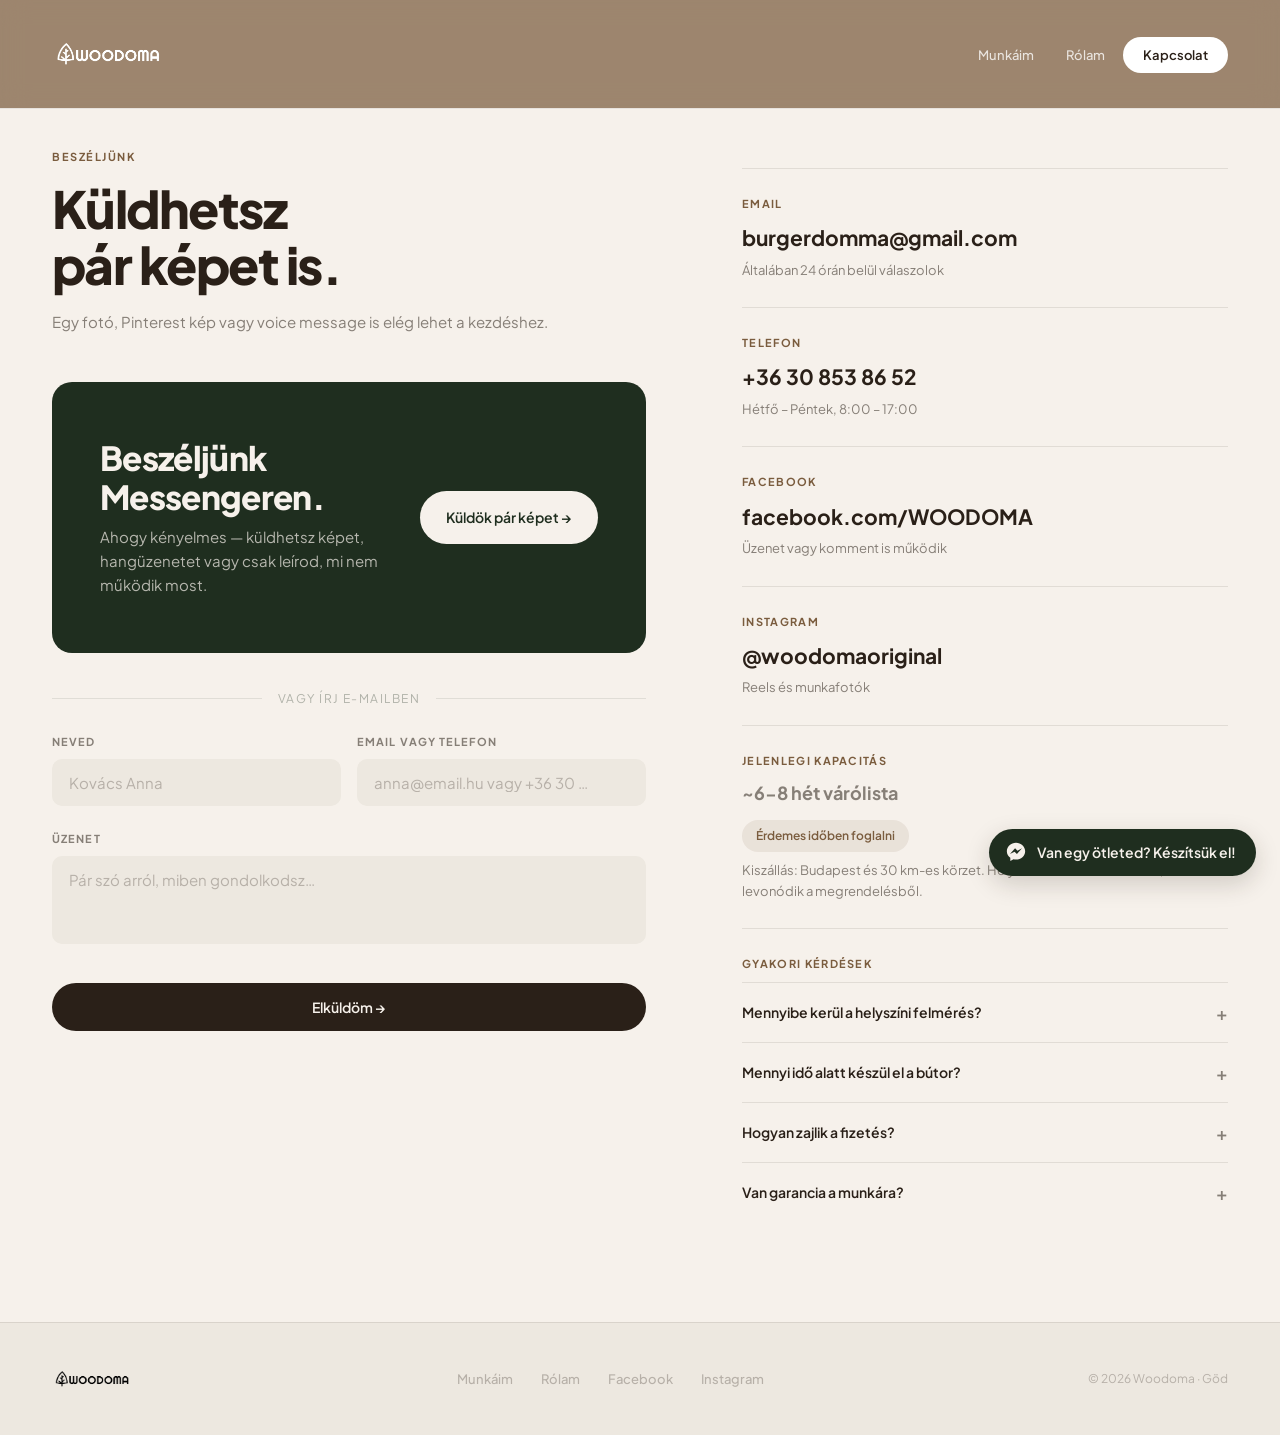
<file: kapcsolat.html>
<!DOCTYPE html>
<html lang="hu">
<head>
<meta charset="UTF-8">
<meta name="viewport" content="width=device-width, initial-scale=1.0">
<title>Kapcsolat — WOODOMA</title>
<meta name="description" content="Írj Messengeren vagy emailben. Egy fotó, skicc vagy félmondat is elég a kezdéshez. Göd, Dunakanyar és Budapest.">
<!-- Open Graph -->
<meta property="og:type" content="website">
<meta property="og:url" content="https://kittiovari.github.io/woodoma/kapcsolat.html">
<meta property="og:title" content="Kapcsolat — WOODOMA">
<meta property="og:description" content="Írj Messengeren vagy emailben. Egy fotó, skicc vagy félmondat is elég a kezdéshez.">
<meta property="og:image" content="https://kittiovari.github.io/woodoma/images/profile.jpg">
<meta property="og:locale" content="hu_HU">
<meta name="twitter:card" content="summary_large_image">
<meta name="twitter:image" content="https://kittiovari.github.io/woodoma/images/profile.jpg">
<link rel="preconnect" href="https://fonts.googleapis.com">
<link rel="preconnect" href="https://fonts.gstatic.com" crossorigin>
<link href="https://fonts.googleapis.com/css2?family=Plus+Jakarta+Sans:wght@400;500;600;700;800&display=swap" rel="stylesheet">
<link rel="stylesheet" href="woodoma.css">
<style>
:root{--bg:#F6F1EB;--bg2:#EDE8E0;--bg3:#E4DDD4;--tx:#2A2018;--mu:rgba(42,32,24,.55);--di:rgba(42,32,24,.28);--ac:#7A5C3E;--acs:rgba(122,92,62,.1);--ln:rgba(42,32,24,.1);--f:'Plus Jakarta Sans',system-ui,sans-serif;--r:14px}
*,*::before,*::after{box-sizing:border-box;margin:0;padding:0}
html{scroll-behavior:smooth}
body{background:var(--bg);color:var(--tx);font-family:var(--f);font-weight:400;line-height:1.65;-webkit-font-smoothing:antialiased;overflow-x:hidden}
a{color:inherit}
nav{position:fixed;top:0;left:0;right:0;z-index:200;padding:26px 52px;display:flex;align-items:center;justify-content:space-between;transition:padding .4s,background .4s,box-shadow .4s}
nav.scrolled{padding:14px 52px;background:rgba(95,72,49,.88);backdrop-filter:blur(14px);-webkit-backdrop-filter:blur(14px);box-shadow:0 2px 18px rgba(42,32,24,.18)}
.nav-logo{text-decoration:none;display:flex;align-items:center}
.logo-img{height:56px;width:auto;display:block}
.footer-logo .logo-img{height:40px;filter:none!important}
.nav-links{display:flex;align-items:center;gap:4px;list-style:none}
.nav-links a{font-size:13px;font-weight:500;color:rgba(255,255,255,.78);text-decoration:none;padding:8px 14px;border-radius:100px;transition:color .2s,background .2s}
.nav-links a:hover{color:#fff;background:rgba(255,255,255,.12)}
.nav-links a.active{color:#fff;background:rgba(255,255,255,.16)}
.nav-cta{background:#fff!important;color:var(--tx)!important;font-weight:600!important}
.nav-cta:hover{background:var(--bg2)!important;color:var(--tx)!important}
.s-label{font-size:11px;font-weight:700;letter-spacing:.14em;text-transform:uppercase;color:var(--ac);margin-bottom:14px}
.s-h2{font-family:var(--f);font-weight:800;font-size:clamp(32px,3.8vw,52px);line-height:1.1;letter-spacing:-.03em}
/* LAYOUT */
.kapcsolat-wrap{padding:148px 52px 100px;display:grid;grid-template-columns:1.1fr .9fr;gap:96px;align-items:start}
/* FORM */
.form-head{margin-bottom:48px}
.fg{margin-bottom:24px}
.fg label{display:block;font-size:11px;font-weight:700;letter-spacing:.1em;text-transform:uppercase;color:var(--mu);margin-bottom:8px}
.fg input,.fg select,.fg textarea{width:100%;background:var(--bg2);border:1.5px solid transparent;border-radius:10px;padding:13px 16px;font-size:15px;font-weight:400;color:var(--tx);font-family:var(--f);outline:none;-webkit-appearance:none;transition:border-color .25s,background .25s}
.fg select{cursor:pointer}
.fg select option{background:var(--bg2);color:var(--tx)}
.fg input:focus,.fg select:focus,.fg textarea:focus{border-color:var(--ac);background:var(--bg)}
.fg input::placeholder,.fg textarea::placeholder{color:var(--di)}
.fg textarea{resize:none;height:88px}
.fg-row{display:grid;grid-template-columns:1fr 1fr;gap:16px}
.form-submit{width:100%;padding:15px;background:var(--tx);border:none;border-radius:100px;color:var(--bg);font-family:var(--f);font-size:14px;font-weight:600;cursor:pointer;margin-top:8px;transition:background .25s}
.form-submit:hover{background:var(--ac)}
/* INFO */
.k-info{display:flex;flex-direction:column;padding-top:20px}
.k-block{padding:26px 0;border-top:1px solid var(--ln)}
.k-lbl{font-size:11px;font-weight:700;letter-spacing:.12em;text-transform:uppercase;color:var(--ac);margin-bottom:8px}
.k-val{font-family:var(--f);font-size:21px;font-weight:700;color:var(--tx)}
.k-val a{text-decoration:none;color:inherit;transition:color .2s}
.k-val a:hover{color:var(--ac)}
.k-sub{font-size:13px;color:var(--mu);margin-top:4px}
.k-cap{display:inline-block;margin-top:12px;padding:6px 14px;background:var(--acs);border-radius:100px;font-size:12px;font-weight:600;color:var(--ac)}
.k-note{font-size:13px;color:var(--mu);line-height:1.65;margin-top:8px}
/* FAQ */
.faq-item{border-top:1px solid var(--ln)}
.faq-q{width:100%;background:none;border:none;padding:18px 0;text-align:left;display:flex;justify-content:space-between;align-items:center;font-family:var(--f);font-size:14px;font-weight:600;color:var(--tx);cursor:pointer;gap:16px}
.faq-q span{font-size:18px;color:var(--mu);transition:transform .3s;flex-shrink:0}
.faq-q.open span{transform:rotate(45deg)}
.faq-a{font-size:14px;color:var(--mu);line-height:1.7;max-height:0;overflow:hidden;transition:max-height .4s ease,padding .3s}
.faq-a.open{max-height:200px;padding-bottom:18px}
footer{padding:36px 52px;border-top:1px solid var(--ln);background:var(--bg2);display:flex;align-items:center;justify-content:space-between;flex-wrap:wrap;gap:16px}
.footer-logo{font-family:var(--f);font-weight:800;font-size:14px;letter-spacing:.04em;color:var(--mu);text-decoration:none}
.footer-nav{display:flex;gap:4px;list-style:none}
.footer-nav a{font-size:13px;font-weight:500;color:var(--di);text-decoration:none;padding:6px 12px;border-radius:100px;transition:color .2s,background .2s}
.footer-nav a:hover{color:var(--mu);background:var(--bg3)}
.footer-copy{font-size:12px;color:var(--di)}
.fi{opacity:0;transform:translateY(22px);transition:opacity .85s ease,transform .85s ease}
.fi.vis{opacity:1;transform:none}
.fi-d1{transition-delay:.12s}
/* custom select */
.csel{position:relative;width:100%}
.csel select{display:none}
.csel-trigger{width:100%;background:var(--bg2);border:1.5px solid transparent;border-radius:10px;padding:13px 16px;font-size:15px;font-weight:400;color:var(--tx);font-family:var(--f);cursor:pointer;display:flex;align-items:center;justify-content:space-between;gap:8px;transition:border-color .25s,background .25s;user-select:none}
.csel-trigger.placeholder{color:var(--di)}
.csel-trigger.open{border-color:var(--ac);background:var(--bg)}
.csel-arrow{flex-shrink:0;width:16px;height:16px;display:flex;align-items:center;justify-content:center;transition:transform .2s;color:var(--mu)}
.csel-trigger.open .csel-arrow{transform:rotate(180deg)}
.csel-drop{position:absolute;top:calc(100% + 6px);left:0;right:0;background:var(--bg);border:1.5px solid var(--ac);border-radius:10px;overflow:hidden;z-index:100;box-shadow:0 8px 24px rgba(42,32,24,.12);display:none}
.csel-drop.open{display:block}
.csel-opt{padding:12px 16px;font-size:15px;font-weight:400;color:var(--tx);font-family:var(--f);cursor:pointer;transition:background .15s,color .15s}
.csel-opt:hover{background:var(--acs);color:var(--ac)}
.csel-opt.selected{background:var(--ac);color:#fff}
@media(max-width:900px){
  nav{padding:18px 24px}nav.scrolled{padding:12px 24px}.nav-links{display:none}
  .kapcsolat-wrap{grid-template-columns:1fr;padding:120px 24px 72px;gap:52px}
  .fg-row{grid-template-columns:1fr}
  footer{padding:24px}
}
</style>
</head>
<body>

<nav id="nav">
  <a href="index.html" class="nav-logo"><img src="images/logo/logo_h.png" alt="Woodoma" class="logo-img"></a>
  <ul class="nav-links">
    <li><a href="index.html#munkak">Munkáim</a></li>
    <li><a href="index.html#rolam">Rólam</a></li>
    <li><a href="kapcsolat.html" class="active nav-cta">Kapcsolat</a></li>
  </ul>
  <button class="nav-burger" id="navBurger" aria-label="Menü megnyitása" aria-expanded="false">
    <span></span><span></span><span></span>
  </button>
</nav>
<div class="mobile-nav" id="mobileNav" aria-hidden="true">
  <ul>
    <li><a href="index.html#munkak">Munkáim</a></li>
    <li><a href="index.html#rolam">Rólam</a></li>
    <li><a href="kapcsolat.html" class="mn-cta">Kapcsolat</a></li>
  </ul>
</div>

<div class="kapcsolat-wrap">

  <!-- FORM -->
  <div class="fi">
    <div class="form-head">
      <p class="s-label">Beszéljünk</p>
      <h1 class="s-h2" style="font-size:clamp(36px,4vw,54px);margin-bottom:16px;">Küldhetsz<br>pár képet is.</h1>
      <p style="font-size:15px;color:var(--mu);line-height:1.7;">Egy fotó, Pinterest kép vagy voice message is elég lehet a kezdéshez.</p>
    </div>

    <!-- Messenger first block -->
    <div class="msg-hero">
      <div>
        <h2>Beszéljünk Messengeren.</h2>
        <p>Ahogy kényelmes — küldhetsz képet, hangüzenetet vagy csak leírod, mi nem működik most.</p>
      </div>
      <a class="msg-hero-btn" data-msg="kepkuldes">Küldök pár képet →</a>
    </div>

    <div class="msg-hero-divider">Vagy írj e-mailben</div>

    <form action="https://formsubmit.co/burgerdomma@gmail.com" method="POST">
      <input type="hidden" name="_subject" value="Új érdeklődő — Woodoma">
      <input type="hidden" name="_next" value="koszonjuk.html">
      <input type="hidden" name="_captcha" value="false">
      <input type="text" name="_honey" style="display:none">

      <div class="fg-row">
        <div class="fg">
          <label for="nev">Neved</label>
          <input type="text" id="nev" name="nev" placeholder="Kovács Anna" required>
        </div>
        <div class="fg">
          <label for="kapcs">Email vagy telefon</label>
          <input type="text" id="kapcs" name="kapcs" placeholder="anna@email.hu vagy +36 30 …" required>
        </div>
      </div>
      <div class="fg">
        <label for="uzenet">Üzenet</label>
        <textarea id="uzenet" name="uzenet" placeholder="Pár szó arról, miben gondolkodsz…"></textarea>
      </div>
      <button type="submit" class="form-submit">Elküldöm →</button>
    </form>
  </div>

  <!-- ELÉRHETŐSÉGEK -->
  <div class="k-info fi fi-d1">
    <div class="k-block">
      <p class="k-lbl">Email</p>
      <p class="k-val">burgerdomma@gmail.com</p>
      <p class="k-sub">Általában 24 órán belül válaszolok</p>
    </div>
    <div class="k-block">
      <p class="k-lbl">Telefon</p>
      <p class="k-val"><a href="tel:+36308538652">+36 30 853 86 52</a></p>
      <p class="k-sub">Hétfő – Péntek, 8:00 – 17:00</p>
    </div>
    <div class="k-block">
      <p class="k-lbl">Facebook</p>
      <p class="k-val"><a href="https://www.facebook.com/WOODOMA" target="_blank">facebook.com/WOODOMA</a></p>
      <p class="k-sub">Üzenet vagy komment is működik</p>
    </div>
    <div class="k-block">
      <p class="k-lbl">Instagram</p>
      <p class="k-val"><a href="https://www.instagram.com/woodomaoriginal/" target="_blank">@woodomaoriginal</a></p>
      <p class="k-sub">Reels és munkafotók</p>
    </div>
    <div class="k-block">
      <p class="k-lbl">Jelenlegi kapacitás</p>
      <p class="k-val" style="font-size:18px;color:var(--mu);">~6-8 hét várólista</p>
      <span class="k-cap">Érdemes időben foglalni</span>
      <p class="k-note">Kiszállás: Budapest és 30 km-es körzet. Helyszíni felmérés 15 000 Ft, ami levonódik a megrendelésből.</p>
    </div>

    <div class="k-block" style="padding-bottom:0;">
      <p class="k-lbl">Gyakori kérdések</p>
    </div>
    <div>
      <div class="faq-item">
        <button class="faq-q">Mennyibe kerül a helyszíni felmérés?<span>+</span></button>
        <div class="faq-a">15 000 Ft-ba kerül, de teljes egészében levonódik a megrendelés összegéből. Ha mégsem rendelsz, ezt fizeted.</div>
      </div>
      <div class="faq-item">
        <button class="faq-q">Mennyi idő alatt készül el a bútor?<span>+</span></button>
        <div class="faq-a">A felmérés és beépítés között jellemzően 6-8 hét telik el. Sürgős munkát nem vállalok — inkább csináljuk rendesen.</div>
      </div>
      <div class="faq-item">
        <button class="faq-q">Hogyan zajlik a fizetés?<span>+</span></button>
        <div class="faq-a">50% előleg a gyártás indításakor, 50% az átadáskor. Átutalással vagy készpénzzel.</div>
      </div>
      <div class="faq-item">
        <button class="faq-q">Van garancia a munkára?<span>+</span></button>
        <div class="faq-a">2 év szerkezeti garancia és 1 év vasalat garancia. Az első 6 hónapban ingyenesen visszamegyek beállítani, ha szükséges.</div>
      </div>
    </div>
  </div>
</div>

<footer>
  <a href="index.html" class="footer-logo"><img src="images/logo/logo_h.png" alt="Woodoma" class="logo-img"></a>
  <ul class="footer-nav">
    <li><a href="index.html#munkak">Munkáim</a></li>
    <li><a href="index.html#rolam">Rólam</a></li>
    <li><a href="https://www.facebook.com/WOODOMA" target="_blank" rel="noopener">Facebook</a></li>
    <li><a href="https://www.instagram.com/woodomaoriginal/" target="_blank" rel="noopener">Instagram</a></li>
  </ul>
  <span class="footer-copy">© 2026 Woodoma · Göd</span>
</footer>

<script>
  const nav = document.getElementById('nav');
  window.addEventListener('scroll', () => nav.classList.toggle('scrolled', window.scrollY > 40));
  document.querySelectorAll('.faq-q').forEach(btn => {
    btn.addEventListener('click', () => {
      const a = btn.nextElementSibling, open = a.classList.contains('open');
      document.querySelectorAll('.faq-a').forEach(x => x.classList.remove('open'));
      document.querySelectorAll('.faq-q').forEach(x => x.classList.remove('open'));
      if(!open){ a.classList.add('open'); btn.classList.add('open'); }
    });
  });
  const obs = new IntersectionObserver(e => e.forEach(x => { if(x.isIntersecting){x.target.classList.add('vis');obs.unobserve(x.target)} }), {threshold:.08});
  document.querySelectorAll('.fi').forEach(el => obs.observe(el));

  // custom select
  document.querySelectorAll('.fg select').forEach(sel => {
    const fg = sel.parentElement;
    const wrap = document.createElement('div');
    wrap.className = 'csel';
    fg.insertBefore(wrap, sel);
    wrap.appendChild(sel);

    const opts = Array.from(sel.options).filter(o => !o.disabled);
    const placeholder = sel.querySelector('option[disabled]')?.text || '';

    const trigger = document.createElement('div');
    trigger.className = 'csel-trigger placeholder';
    trigger.innerHTML = `<span>${placeholder}</span><svg class="csel-arrow" viewBox="0 0 16 16" fill="none" stroke="currentColor" stroke-width="2"><polyline points="4,6 8,10 12,6"/></svg>`;
    wrap.insertBefore(trigger, sel);

    const drop = document.createElement('div');
    drop.className = 'csel-drop';
    opts.forEach(o => {
      const item = document.createElement('div');
      item.className = 'csel-opt';
      item.textContent = o.text;
      item.dataset.value = o.value || o.text;
      drop.appendChild(item);
    });
    wrap.appendChild(drop);

    trigger.addEventListener('click', e => {
      e.stopPropagation();
      const isOpen = drop.classList.contains('open');
      document.querySelectorAll('.csel-drop.open').forEach(d => { d.classList.remove('open'); d.previousElementSibling.classList.remove('open'); });
      if (!isOpen) { drop.classList.add('open'); trigger.classList.add('open'); }
    });

    drop.querySelectorAll('.csel-opt').forEach(item => {
      item.addEventListener('click', () => {
        drop.querySelectorAll('.csel-opt').forEach(i => i.classList.remove('selected'));
        item.classList.add('selected');
        trigger.querySelector('span').textContent = item.textContent;
        trigger.classList.remove('placeholder', 'open');
        drop.classList.remove('open');
        const match = Array.from(sel.options).find(o => (o.value || o.text) === item.dataset.value);
        if (match) { sel.value = match.value || match.text; sel.dispatchEvent(new Event('change')); }
      });
    });
  });

  document.addEventListener('click', () => {
    document.querySelectorAll('.csel-drop.open').forEach(d => { d.classList.remove('open'); d.previousElementSibling.classList.remove('open'); });
  });
</script>
<script src="messenger.js" defer></script>
<script src="nav.js" defer></script>
</body>
</html>
</file>
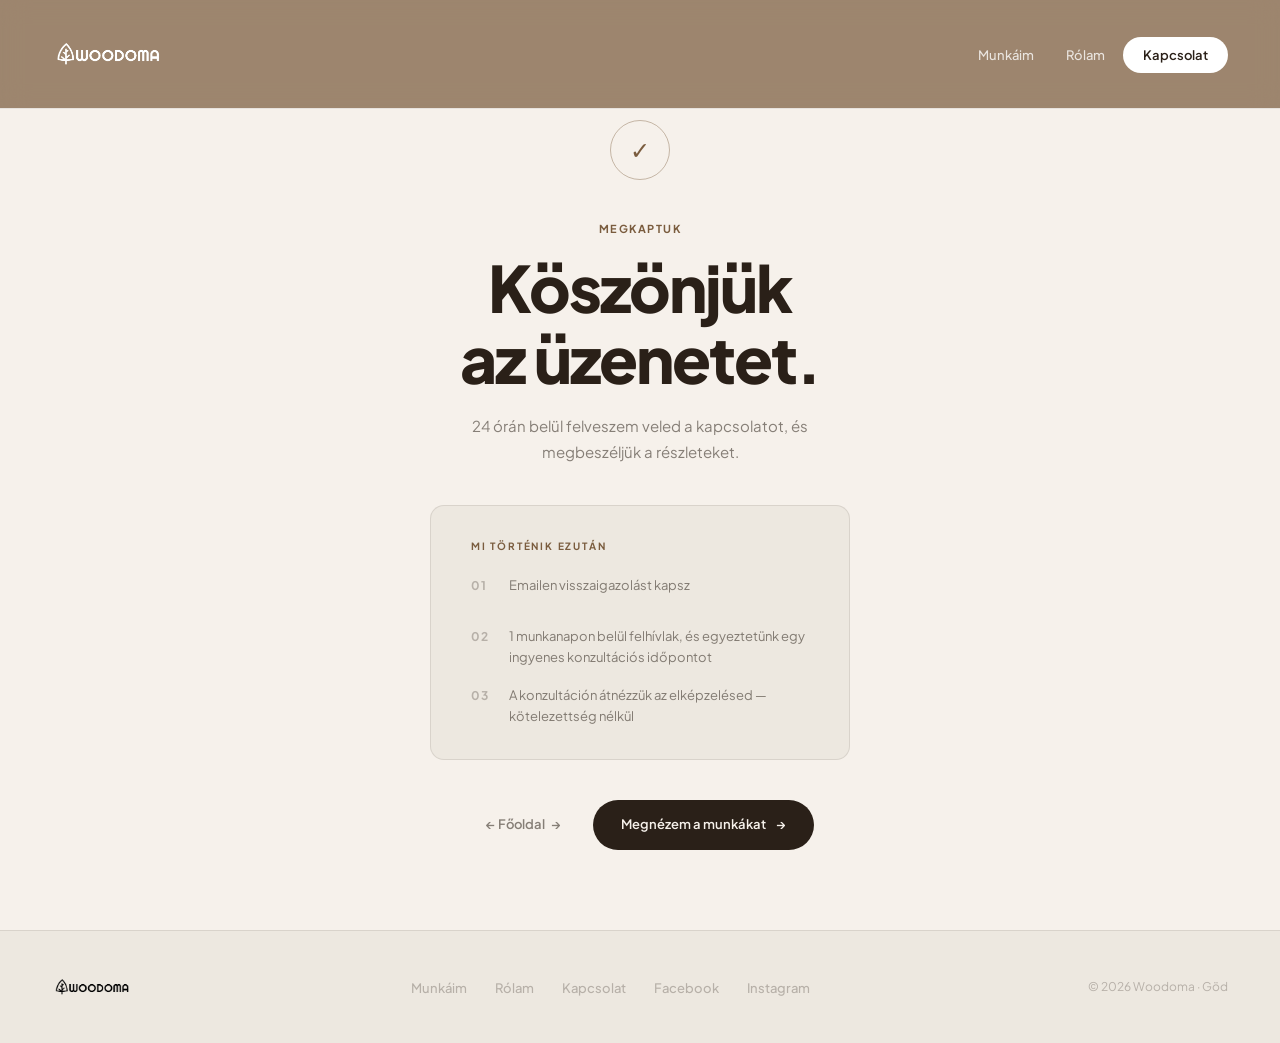
<file: koszonjuk.html>
<!DOCTYPE html>
<html lang="hu">
<head>
<meta charset="UTF-8">
<meta name="viewport" content="width=device-width, initial-scale=1.0">
<title>Köszönjük — WOODOMA</title>
<meta name="description" content="Köszönjük az üzenetedet! Hamarosan felvesszük veled a kapcsolatot.">
<!-- Open Graph -->
<meta property="og:type" content="website">
<meta property="og:url" content="https://kittiovari.github.io/woodoma/koszonjuk.html">
<meta property="og:title" content="Köszönjük — WOODOMA">
<meta property="og:description" content="Köszönjük az üzenetedet! Hamarosan felvesszük veled a kapcsolatot.">
<meta property="og:image" content="https://kittiovari.github.io/woodoma/images/profile.jpg">
<meta property="og:locale" content="hu_HU">
<meta name="twitter:card" content="summary_large_image">
<meta name="twitter:image" content="https://kittiovari.github.io/woodoma/images/profile.jpg">
<link rel="preconnect" href="https://fonts.googleapis.com">
<link rel="preconnect" href="https://fonts.gstatic.com" crossorigin>
<link href="https://fonts.googleapis.com/css2?family=Plus+Jakarta+Sans:wght@400;500;600;700;800&display=swap" rel="stylesheet">
<link rel="stylesheet" href="woodoma.css">
<style>
:root{--bg:#F6F1EB;--bg2:#EDE8E0;--bg3:#E4DDD4;--tx:#2A2018;--mu:rgba(42,32,24,.55);--di:rgba(42,32,24,.28);--ac:#7A5C3E;--acs:rgba(122,92,62,.1);--ln:rgba(42,32,24,.1);--f:'Plus Jakarta Sans',system-ui,sans-serif;--r:14px}
*,*::before,*::after{box-sizing:border-box;margin:0;padding:0}
html{scroll-behavior:smooth}
body{background:var(--bg);color:var(--tx);font-family:var(--f);font-weight:400;line-height:1.65;-webkit-font-smoothing:antialiased;overflow-x:hidden}
a{color:inherit}
nav{position:fixed;top:0;left:0;right:0;z-index:200;padding:26px 52px;display:flex;align-items:center;justify-content:space-between;transition:padding .4s,background .4s,box-shadow .4s}
nav.scrolled{padding:14px 52px;background:rgba(95,72,49,.88);backdrop-filter:blur(14px);-webkit-backdrop-filter:blur(14px);box-shadow:0 2px 18px rgba(42,32,24,.18)}
.nav-logo{text-decoration:none;display:flex;align-items:center}
.logo-img{height:56px;width:auto;display:block}
.footer-logo .logo-img{height:40px;filter:none!important}
.nav-links{display:flex;align-items:center;gap:4px;list-style:none}
.nav-links a{font-size:13px;font-weight:500;color:rgba(255,255,255,.78);text-decoration:none;padding:8px 14px;border-radius:100px;transition:color .2s,background .2s}
.nav-links a:hover{color:#fff;background:rgba(255,255,255,.12)}
.nav-links a.active{color:#fff;background:rgba(255,255,255,.16)}
.nav-cta{background:#fff!important;color:var(--tx)!important;font-weight:600!important}
.nav-cta:hover{background:var(--bg2)!important;color:var(--tx)!important}
.s-label{font-size:11px;font-weight:700;letter-spacing:.14em;text-transform:uppercase;color:var(--ac);margin-bottom:14px}
.s-h2{font-family:var(--f);font-weight:800;font-size:clamp(32px,3.8vw,52px);line-height:1.1;letter-spacing:-.03em}
/* HERO */
.hero-wrap{min-height:100svh;display:flex;flex-direction:column;justify-content:center;align-items:center;text-align:center;padding:120px 52px 80px;gap:0}
/* CHECK MARK */
.check-circle{width:60px;height:60px;border:1.5px solid rgba(122,92,62,.4);border-radius:50%;display:flex;align-items:center;justify-content:center;margin:0 auto 40px;color:var(--ac);font-size:24px;font-weight:700}
/* STEPS */
.steps-card{background:var(--bg2);border:1px solid var(--ln);border-radius:var(--r);padding:32px 40px;max-width:420px;width:100%;text-align:left;margin-top:40px}
.steps-lbl{font-size:10px;font-weight:700;letter-spacing:.18em;text-transform:uppercase;color:var(--ac);margin-bottom:20px}
.steps-list{display:flex;flex-direction:column;gap:16px}
.step-row{display:flex;gap:16px;align-items:flex-start}
.step-n{font-size:12px;font-weight:700;color:var(--di);min-width:22px;padding-top:1px}
.step-txt{font-size:13px;color:var(--mu);line-height:1.65}
/* LINKS */
.btn-row{display:flex;gap:12px;flex-wrap:wrap;justify-content:center;margin-top:40px}
.cta-btn{display:inline-flex;align-items:center;gap:10px;background:var(--tx);color:var(--bg);text-decoration:none;padding:14px 28px;border-radius:100px;font-size:13px;font-weight:600;transition:background .25s,gap .25s}
.cta-btn:hover{background:var(--ac);gap:16px}
.cta-btn::after{content:'→'}
.txt-link{font-size:13px;font-weight:600;color:var(--mu);text-decoration:none;display:inline-flex;align-items:center;gap:6px;padding:14px 20px;border-radius:100px;transition:color .2s,background .2s}
.txt-link:hover{color:var(--tx);background:var(--bg2)}
/* FOOTER */
footer{padding:36px 52px;border-top:1px solid var(--ln);background:var(--bg2);display:flex;align-items:center;justify-content:space-between;flex-wrap:wrap;gap:16px}
.footer-logo{font-family:var(--f);font-weight:800;font-size:14px;letter-spacing:.04em;color:var(--mu);text-decoration:none}
.footer-nav{display:flex;gap:4px;list-style:none}
.footer-nav a{font-size:13px;font-weight:500;color:var(--di);text-decoration:none;padding:6px 12px;border-radius:100px;transition:color .2s,background .2s}
.footer-nav a:hover{color:var(--mu);background:var(--bg3)}
.footer-copy{font-size:12px;color:var(--di)}
.fi{opacity:0;transform:translateY(22px);transition:opacity .85s ease,transform .85s ease}
.fi.vis{opacity:1;transform:none}
.fi-d1{transition-delay:.12s}.fi-d2{transition-delay:.24s}.fi-d3{transition-delay:.36s}
@media(max-width:900px){
  nav{padding:18px 24px}nav.scrolled{padding:12px 24px}.nav-links{display:none}
  .hero-wrap{padding:100px 24px 64px}
  .steps-card{padding:24px 28px}
  footer{padding:24px}
}
</style>
</head>
<body>

<nav id="nav">
  <a href="index.html" class="nav-logo"><img src="images/logo/logo_h.png" alt="Woodoma" class="logo-img"></a>
  <ul class="nav-links">
    <li><a href="index.html#munkak">Munkáim</a></li>
    <li><a href="index.html#rolam">Rólam</a></li>
    <li><a href="kapcsolat.html" class="nav-cta">Kapcsolat</a></li>
  </ul>
  <button class="nav-burger" id="navBurger" aria-label="Menü megnyitása" aria-expanded="false">
    <span></span><span></span><span></span>
  </button>
</nav>
<div class="mobile-nav" id="mobileNav" aria-hidden="true">
  <ul>
    <li><a href="index.html#munkak">Munkáim</a></li>
    <li><a href="index.html#rolam">Rólam</a></li>
    <li><a href="kapcsolat.html" class="mn-cta">Kapcsolat</a></li>
  </ul>
</div>

<div class="hero-wrap">

  <div class="check-circle fi">✓</div>

  <div class="fi fi-d1">
    <p class="s-label">Megkaptuk</p>
    <h1 class="s-h2" style="font-size:clamp(40px,5vw,68px);margin-bottom:20px;">Köszönjük<br>az üzenetet.</h1>
    <p style="font-size:15px;color:var(--mu);max-width:380px;line-height:1.75;margin:0 auto;">
      24 órán belül felveszem veled a kapcsolatot, és megbeszéljük a részleteket.
    </p>
  </div>

  <div class="steps-card fi fi-d2">
    <p class="steps-lbl">Mi történik ezután</p>
    <div class="steps-list">
      <div class="step-row">
        <span class="step-n">01</span>
        <p class="step-txt">Emailen visszaigazolást kapsz</p>
      </div>
      <div class="step-row">
        <span class="step-n">02</span>
        <p class="step-txt">1 munkanapon belül felhívlak, és egyeztetünk egy ingyenes konzultációs időpontot</p>
      </div>
      <div class="step-row">
        <span class="step-n">03</span>
        <p class="step-txt">A konzultáción átnézzük az elképzelésed — kötelezettség nélkül</p>
      </div>
    </div>
  </div>

  <div class="btn-row fi fi-d3">
    <a href="index.html" class="txt-link">← Főoldal</a>
    <a href="index.html#munkak" class="cta-btn">Megnézem a munkákat</a>
  </div>

</div>

<footer>
  <a href="index.html" class="footer-logo"><img src="images/logo/logo_h.png" alt="Woodoma" class="logo-img"></a>
  <ul class="footer-nav">
    <li><a href="index.html#munkak">Munkáim</a></li>
    <li><a href="index.html#rolam">Rólam</a></li>
    <li><a href="kapcsolat.html">Kapcsolat</a></li>
    <li><a href="https://www.facebook.com/WOODOMA" target="_blank">Facebook</a></li>
    <li><a href="https://www.instagram.com/woodomaoriginal/" target="_blank">Instagram</a></li>
  </ul>
  <span class="footer-copy">© 2026 Woodoma · Göd</span>
</footer>

<script>
  const nav = document.getElementById('nav');
  window.addEventListener('scroll', () => nav.classList.toggle('scrolled', window.scrollY > 40));
  const obs = new IntersectionObserver(e => e.forEach(x => { if(x.isIntersecting){x.target.classList.add('vis');obs.unobserve(x.target)} }), {threshold:.08});
  document.querySelectorAll('.fi').forEach(el => obs.observe(el));
</script>
<script src="nav.js" defer></script>
</body>
</html>
</file>
<file: woodoma.css>
/* WOODOMA — Brand Style v2 | Logo-Driven, Warm Craftsman */

:root {
  --bg:          #F6F1EB;
  --bg-2:        #EDE8E0;
  --bg-3:        #E4DDD4;
  --text:        #1F2E1F;
  --muted:       rgba(31,46,31,.6);
  --dim:         rgba(31,46,31,.32);
  --accent:      #7A5C3E;
  --accent-soft: rgba(122,92,62,.1);
  --green:       #697A65;
  --line:        rgba(31,46,31,.1);
  --hf: 'Plus Jakarta Sans', sans-serif;
  --bf: 'Plus Jakarta Sans', sans-serif;
  --r: 14px;
}

*, *::before, *::after { box-sizing: border-box; margin: 0; padding: 0; }
html { scroll-behavior: smooth; }

body {
  background: var(--bg);
  color: var(--text);
  font-family: var(--bf);
  font-weight: 400;
  line-height: 1.65;
  -webkit-font-smoothing: antialiased;
  overflow-x: hidden;
}

/* ── NAV ── */
nav {
  position: fixed;
  top: 0; left: 0; right: 0;
  z-index: 200;
  padding: 22px 52px;
  display: flex;
  align-items: center;
  justify-content: space-between;
  background: rgba(122,92,62,.72);
  backdrop-filter: blur(14px);
  -webkit-backdrop-filter: blur(14px);
  box-shadow: 0 1px 0 rgba(0,0,0,.06);
  transition: padding .4s, background .4s, box-shadow .4s;
}
nav.scrolled {
  padding: 14px 52px;
  background: rgba(95,72,49,.86);
  box-shadow: 0 2px 18px rgba(42,32,24,.18);
}
.nav-logo {
  font-family: var(--hf);
  font-weight: 800;
  font-size: 17px;
  letter-spacing: .04em;
  color: var(--text);
  text-decoration: none;
}
.nav-links {
  display: flex;
  align-items: center;
  gap: 8px;
  list-style: none;
}
.nav-logo .logo-img { filter: brightness(0) invert(1); }
.nav-links a {
  font-size: 13px;
  font-weight: 500;
  color: rgba(255,255,255,.78);
  text-decoration: none;
  padding: 8px 14px;
  border-radius: 100px;
  transition: color .2s, background .2s;
}
.nav-links a:hover { color: #fff; background: rgba(255,255,255,.12); }
.nav-links a.active { color: #fff; background: rgba(255,255,255,.16); }
.nav-cta {
  background: #fff !important;
  color: var(--text) !important;
  padding: 10px 20px !important;
  font-weight: 600 !important;
}
.nav-cta:hover { background: var(--bg-2) !important; color: var(--text) !important; }

/* ── HERO ── */
.hero {
  min-height: 100svh;
  display: flex;
  flex-direction: column;
  justify-content: flex-end;
  padding: 0 52px 96px;
  position: relative;
  overflow: hidden;
}
.hero-bg {
  position: absolute;
  inset: 0;
  background:
    radial-gradient(ellipse at 78% 18%, rgba(105,122,101,.14) 0%, transparent 52%),
    radial-gradient(ellipse at 20% 80%, rgba(122,92,62,.08) 0%, transparent 45%),
    var(--bg);
  z-index: 0;
}
.hero-content {
  position: relative;
  z-index: 1;
  max-width: 840px;
}
.hero-eyebrow {
  font-size: 12px;
  font-weight: 600;
  letter-spacing: .12em;
  text-transform: uppercase;
  color: var(--accent);
  margin-bottom: 24px;
}
.hero-h1 {
  font-family: var(--hf);
  font-weight: 800;
  font-size: clamp(54px, 7vw, 100px);
  line-height: 1.06;
  letter-spacing: -.035em;
  color: var(--text);
  margin-bottom: 36px;
}
.hero-sub {
  font-size: 17px;
  font-weight: 400;
  color: var(--muted);
  max-width: 360px;
  line-height: 1.72;
  margin-bottom: 48px;
}
.hero-cta-group { display: flex; align-items: center; gap: 8px; flex-wrap: wrap; }
.hero-cta {
  display: inline-flex;
  align-items: center;
  gap: 10px;
  background: var(--text);
  color: var(--bg);
  text-decoration: none;
  padding: 15px 28px;
  border-radius: 100px;
  font-size: 14px;
  font-weight: 600;
  transition: background .25s, gap .25s;
}
.hero-cta:hover { background: var(--accent); gap: 16px; }
.hero-cta::after { content: '→'; }
.hero-secondary {
  display: inline-flex;
  align-items: center;
  gap: 8px;
  color: var(--muted);
  text-decoration: none;
  padding: 15px 20px;
  border-radius: 100px;
  font-size: 14px;
  font-weight: 500;
  transition: color .2s, background .2s;
}
.hero-secondary:hover { color: var(--text); background: var(--bg-2); }
.hero-scroll-hint {
  position: absolute;
  bottom: 44px; right: 52px;
  font-size: 10px;
  font-weight: 600;
  letter-spacing: .16em;
  text-transform: uppercase;
  color: var(--dim);
  writing-mode: vertical-rl;
}

/* ── SHARED SECTION ── */
section { padding: 112px 52px; }
.s-label {
  font-size: 11px;
  font-weight: 700;
  letter-spacing: .14em;
  text-transform: uppercase;
  color: var(--accent);
  margin-bottom: 14px;
}
.s-h2 {
  font-family: var(--hf);
  font-weight: 800;
  font-size: clamp(32px, 3.8vw, 52px);
  line-height: 1.1;
  letter-spacing: -.03em;
}
.rule { width: 100%; height: 1px; background: var(--line); }

/* ── INTRO ── */
.intro-grid {
  display: grid;
  grid-template-columns: 1.1fr .9fr;
  gap: 96px;
  align-items: center;
}
.intro-text {
  font-size: 18px;
  font-weight: 400;
  line-height: 1.78;
  color: var(--muted);
}
.intro-text p + p { margin-top: 20px; }
.intro-stats { display: flex; flex-direction: column; }
.stat-item { padding: 26px 0; border-top: 1px solid var(--line); }
.stat-num {
  font-family: var(--hf);
  font-size: 52px;
  font-weight: 800;
  letter-spacing: -.04em;
  line-height: 1;
  color: var(--text);
  margin-bottom: 5px;
}
.stat-label { font-size: 13px; color: var(--muted); font-weight: 500; }

/* ── PROJECTS ── */
.projects-head {
  display: flex;
  align-items: flex-end;
  justify-content: space-between;
  margin-bottom: 40px;
}
.txt-link {
  font-size: 13px;
  font-weight: 600;
  color: var(--muted);
  text-decoration: none;
  display: inline-flex;
  align-items: center;
  gap: 6px;
  padding: 8px 0;
  transition: color .2s, gap .2s;
}
.txt-link::after { content: '→'; }
.txt-link:hover { color: var(--text); gap: 10px; }

.projects-grid {
  display: grid;
  grid-template-columns: 1.45fr .55fr;
  grid-template-rows: auto auto;
  gap: 12px;
}
.proj-card {
  position: relative;
  overflow: hidden;
  border-radius: var(--r);
  cursor: pointer;
  display: block;
  text-decoration: none;
}
.proj-card:first-child { grid-row: 1 / 3; }
.proj-img {
  display: block;
  width: 100%;
  transition: transform .9s cubic-bezier(.25,.46,.45,.94);
}
.proj-card:first-child .proj-img { height: 540px; }
.proj-card:not(:first-child) .proj-img { height: 264px; }
.proj-card:hover .proj-img { transform: scale(1.04); }
.proj-overlay {
  position: absolute;
  inset: 0;
  background: linear-gradient(to top, rgba(18,12,6,.84) 0%, transparent 54%);
  pointer-events: none;
}
.proj-info {
  position: absolute;
  bottom: 0; left: 0; right: 0;
  padding: 28px;
}
.proj-tag {
  font-size: 10px;
  font-weight: 700;
  letter-spacing: .14em;
  text-transform: uppercase;
  color: rgba(255,255,255,.6);
  margin-bottom: 5px;
}
.proj-title {
  font-family: var(--hf);
  font-size: 19px;
  font-weight: 700;
  line-height: 1.2;
  color: #fff;
  margin-bottom: 4px;
}
.proj-meta { font-size: 12px; color: rgba(255,255,255,.5); }

/* Wood image placeholders */
.w1 { background: linear-gradient(148deg,#2e1e12 0%,#4a3120 35%,#5c3d28 60%,#3d2714 100%); }
.w2 { background: linear-gradient(148deg,#28201a 0%,#3d2e22 50%,#2e2318 100%); }
.w3 { background: linear-gradient(148deg,#3a2c1e 0%,#5c4332 45%,#42301f 100%); }
.w4 { background: linear-gradient(148deg,#1e1a14 0%,#352a1e 50%,#262018 100%); }
.w5 { background: linear-gradient(148deg,#3d2e20 0%,#6b4e34 40%,#4a3626 100%); }
.w6 { background: linear-gradient(148deg,#2a2218 0%,#3e3224 50%,#2c2416 100%); }

/* ── PROCESS ── */
.process-section {
  background: var(--bg-2);
  border-top: 1px solid var(--line);
  border-bottom: 1px solid var(--line);
}
.process-top {
  display: grid;
  grid-template-columns: .7fr 1.3fr;
  gap: 72px;
  align-items: end;
  margin-bottom: 56px;
}
.process-desc {
  font-size: 16px;
  font-weight: 400;
  color: var(--muted);
  line-height: 1.75;
}
.steps-row {
  display: grid;
  grid-template-columns: repeat(5, 1fr);
  gap: 10px;
}
.step {
  background: var(--bg);
  padding: 28px 20px;
  border-radius: var(--r);
  transition: box-shadow .3s, transform .3s;
}
.step:hover {
  box-shadow: 0 6px 24px rgba(42,32,24,.08);
  transform: translateY(-3px);
}
.step-n {
  font-size: 11px;
  font-weight: 700;
  letter-spacing: .1em;
  color: var(--accent);
  margin-bottom: 14px;
}
.step-name {
  font-family: var(--hf);
  font-size: 14px;
  font-weight: 700;
  color: var(--text);
  margin-bottom: 8px;
}
.step-desc {
  font-size: 13px;
  color: var(--muted);
  line-height: 1.6;
}
.step-time {
  font-size: 11px;
  font-weight: 600;
  color: var(--accent);
  margin-top: 12px;
}

/* ── ABOUT PREVIEW ── */
.about-grid {
  display: grid;
  grid-template-columns: 1fr 1fr;
  gap: 96px;
  align-items: center;
}
.about-img-wrap { position: relative; }
.about-img {
  width: 100%;
  height: 500px;
  border-radius: var(--r);
  display: block;
}
.about-caption {
  position: absolute;
  bottom: -20px; right: -20px;
  background: var(--bg-2);
  border: 1px solid var(--line);
  border-radius: 10px;
  padding: 18px 22px;
  max-width: 200px;
  font-size: 12px;
  color: var(--muted);
  line-height: 1.55;
}
.about-body { display: flex; flex-direction: column; gap: 24px; }
.about-quote {
  font-family: var(--hf);
  font-size: clamp(22px, 2.5vw, 32px);
  font-weight: 800;
  line-height: 1.2;
  letter-spacing: -.025em;
}
.about-p {
  font-size: 16px;
  color: var(--muted);
  line-height: 1.8;
}
.about-link {
  display: inline-flex;
  align-items: center;
  gap: 8px;
  font-size: 14px;
  font-weight: 600;
  color: var(--text);
  text-decoration: none;
  width: fit-content;
  transition: gap .25s;
}
.about-link:hover { gap: 14px; }
.about-link::after { content: '→'; }

/* ── CTA SECTION ── */
.cta-section {
  text-align: center;
  display: flex;
  flex-direction: column;
  align-items: center;
  gap: 32px;
  padding: 148px 52px;
  background: var(--bg-2);
  border-top: 1px solid var(--line);
}
.cta-section .s-h2 {
  font-size: clamp(38px, 5vw, 64px);
  max-width: 660px;
}
.cta-sub {
  font-size: 16px;
  color: var(--muted);
  max-width: 360px;
  line-height: 1.75;
}
.cta-btn {
  display: inline-flex;
  align-items: center;
  gap: 10px;
  background: var(--text);
  color: var(--bg);
  text-decoration: none;
  padding: 16px 32px;
  border-radius: 100px;
  font-size: 14px;
  font-weight: 600;
  transition: background .25s, gap .25s;
}
.cta-btn:hover { background: var(--accent); gap: 16px; }
.cta-btn::after { content: '→'; }

/* ── FOOTER ── */
footer {
  padding: 36px 52px;
  border-top: 1px solid var(--line);
  background: var(--bg-2);
  display: flex;
  align-items: center;
  justify-content: space-between;
  flex-wrap: wrap;
  gap: 16px;
}
.footer-logo {
  font-family: var(--hf);
  font-weight: 800;
  font-size: 14px;
  letter-spacing: .04em;
  color: var(--muted);
  text-decoration: none;
}
.footer-nav { display: flex; gap: 4px; list-style: none; }
.footer-nav a {
  font-size: 13px;
  font-weight: 500;
  color: var(--dim);
  text-decoration: none;
  padding: 6px 12px;
  border-radius: 100px;
  transition: color .2s, background .2s;
}
.footer-nav a:hover { color: var(--muted); background: var(--bg-3); }
.footer-copy { font-size: 12px; color: var(--dim); }

/* ── FADE IN ── */
.fi {
  opacity: 0;
  transform: translateY(22px);
  transition: opacity .85s ease, transform .85s ease;
}
.fi.vis { opacity: 1; transform: none; }
.fi-d1 { transition-delay: .12s; }
.fi-d2 { transition-delay: .22s; }
.fi-d3 { transition-delay: .32s; }

/* ── PAGE HERO ── */
.page-hero {
  padding: 180px 52px 80px;
  border-bottom: 1px solid var(--line);
}
.page-h1 {
  font-family: var(--hf);
  font-weight: 800;
  font-size: clamp(48px, 6.5vw, 80px);
  letter-spacing: -.035em;
  line-height: .97;
  max-width: 680px;
}
.page-hero-sub {
  font-size: 17px;
  color: var(--muted);
  max-width: 400px;
  line-height: 1.72;
  margin-top: 24px;
}

/* ── MUNKÁK ── */
.filter-bar {
  padding: 20px 52px;
  display: flex;
  gap: 6px;
  flex-wrap: wrap;
  border-bottom: 1px solid var(--line);
  background: var(--bg);
}
.f-btn {
  padding: 8px 18px;
  font-family: var(--bf);
  font-size: 13px;
  font-weight: 500;
  color: var(--muted);
  background: none;
  border: 1px solid transparent;
  border-radius: 100px;
  cursor: pointer;
  transition: all .2s;
}
.f-btn:hover { color: var(--text); background: var(--bg-2); }
.f-btn.on { color: var(--text); background: var(--bg-3); border-color: var(--line); }

.gallery {
  padding: 20px 52px 52px;
  column-count: 3;
  column-gap: 12px;
  background: var(--bg);
}
.gallery .t {
  display: block;
  break-inside: avoid;
  margin-bottom: 12px;
  border-radius: var(--r);
  overflow: hidden;
  position: relative;
  cursor: zoom-in;
  background: var(--bg-2);
}
.gallery .t img {
  width: 100%;
  height: auto;
  display: block;
  transition: transform .85s cubic-bezier(.25,.46,.45,.94);
}
.gallery .t:hover img { transform: scale(1.04); }
.gallery .t .tc {
  position: absolute;
  left: 16px; bottom: 14px;
  color: #fff;
  font-size: 12px;
  font-weight: 600;
  letter-spacing: .04em;
  background: rgba(18,12,6,.55);
  padding: 6px 12px;
  border-radius: 100px;
  opacity: 0;
  transform: translateY(6px);
  transition: opacity .25s, transform .25s;
  pointer-events: none;
  backdrop-filter: blur(4px);
}
.gallery .t:hover .tc { opacity: 1; transform: translateY(0); }
.gallery-mini {
  column-span: all;
  font-size: 11px;
  font-weight: 600;
  letter-spacing: .06em;
  color: var(--muted);
  text-transform: uppercase;
  margin: 18px 0 10px;
  padding-top: 6px;
}
.gallery-mini:first-child { margin-top: 0; padding-top: 0; }

/* Smaller thumb row — secondary tiles under main gallery */
.gallery-thumbs {
  display: grid;
  grid-template-columns: repeat(5, 1fr);
  gap: 10px;
  padding: 4px 52px 52px;
  background: var(--bg);
}
.gallery + .gallery-thumbs { padding-top: 0; }
.gallery-thumbs .t {
  display: block;
  position: relative;
  overflow: hidden;
  border-radius: var(--r);
  cursor: zoom-in;
  background: var(--bg-2);
  aspect-ratio: 4/3;
}
.gallery-thumbs .t img {
  width: 100%;
  height: 100%;
  object-fit: cover;
  display: block;
  transition: transform .85s cubic-bezier(.25,.46,.45,.94);
}
.gallery-thumbs .t:hover img { transform: scale(1.05); }
.gallery-thumbs .t .tc {
  position: absolute;
  left: 10px; bottom: 10px;
  color: #fff;
  font-size: 10px;
  font-weight: 600;
  letter-spacing: .04em;
  background: rgba(18,12,6,.6);
  padding: 4px 9px;
  border-radius: 100px;
  opacity: 0;
  transform: translateY(4px);
  transition: opacity .25s, transform .25s;
  pointer-events: none;
  backdrop-filter: blur(4px);
}
.gallery-thumbs .t:hover .tc { opacity: 1; transform: translateY(0); }
.g-card {
  position: relative;
  overflow: hidden;
  border-radius: var(--r);
  cursor: pointer;
  display: block;
  text-decoration: none;
}
.g-img {
  width: 100%;
  height: 320px;
  display: block;
  transition: transform .85s cubic-bezier(.25,.46,.45,.94);
}
.g-card:hover .g-img { transform: scale(1.05); }
.g-overlay {
  position: absolute;
  inset: 0;
  background: linear-gradient(to top, rgba(18,12,6,.86) 0%, transparent 52%);
  pointer-events: none;
}
.g-info { position: absolute; bottom: 0; left: 0; right: 0; padding: 22px; }
.g-tag {
  font-size: 10px;
  font-weight: 700;
  letter-spacing: .12em;
  text-transform: uppercase;
  color: rgba(255,255,255,.6);
  margin-bottom: 4px;
}
.g-title {
  font-family: var(--hf);
  font-size: 16px;
  font-weight: 700;
  color: #fff;
  margin-bottom: 3px;
}
.g-meta { font-size: 11px; color: rgba(255,255,255,.5); }
.g-price { font-size: 12px; color: rgba(255,255,255,.65); margin-top: 2px; }

/* ── RÓLAM ── */
.rolam-split {
  display: grid;
  grid-template-columns: 1fr 1fr;
  min-height: 640px;
  border-bottom: 1px solid var(--line);
  gap: 0;
}
.rolam-img-col {
  overflow: hidden;
}
.rolam-img {
  width: 100%;
  height: 100%;
  min-height: 520px;
  display: block;
  object-fit: cover;
}
.rolam-text-col {
  padding: 100px 64px 80px;
  display: flex;
  flex-direction: column;
  justify-content: center;
  background: var(--bg-2);
}
.rolam-quote {
  font-family: var(--hf);
  font-size: clamp(26px, 3vw, 40px);
  font-weight: 800;
  line-height: 1.15;
  letter-spacing: -.025em;
  margin-bottom: 28px;
}
.rolam-p {
  font-size: 16px;
  color: var(--muted);
  line-height: 1.8;
}
.rolam-p + .rolam-p { margin-top: 16px; }

.rolam-values {
  padding: 80px 52px;
  display: grid;
  grid-template-columns: repeat(4, 1fr);
  gap: 12px;
  border-bottom: 1px solid var(--line);
}
.val-card {
  padding: 36px 28px;
  background: var(--bg-2);
  border-radius: var(--r);
}
.val-n {
  font-size: 11px;
  font-weight: 700;
  letter-spacing: .1em;
  color: var(--accent);
  margin-bottom: 14px;
}
.val-name {
  font-family: var(--hf);
  font-size: 17px;
  font-weight: 700;
  color: var(--text);
  margin-bottom: 10px;
}
.val-desc { font-size: 13px; color: var(--muted); line-height: 1.65; }

/* ── KAPCSOLAT ── */
.kapcsolat-wrap {
  padding: 148px 52px 100px;
  display: grid;
  grid-template-columns: 1.1fr .9fr;
  gap: 96px;
  align-items: start;
}
.form-head { margin-bottom: 48px; }
.fg { margin-bottom: 24px; }
.fg label {
  display: block;
  font-size: 11px;
  font-weight: 700;
  letter-spacing: .1em;
  text-transform: uppercase;
  color: var(--muted);
  margin-bottom: 8px;
}
.fg input,
.fg select,
.fg textarea {
  width: 100%;
  background: var(--bg-2);
  border: 1.5px solid transparent;
  border-radius: 10px;
  padding: 13px 16px;
  font-size: 15px;
  font-weight: 400;
  color: var(--text);
  font-family: var(--bf);
  outline: none;
  -webkit-appearance: none;
  transition: border-color .25s, background .25s;
}
.fg select { cursor: pointer; }
.fg select option { background: var(--bg-2); color: var(--text); }
.fg input:focus, .fg select:focus, .fg textarea:focus {
  border-color: var(--accent);
  background: var(--bg);
}
.fg input::placeholder, .fg textarea::placeholder { color: var(--dim); }
.fg textarea { resize: none; height: 88px; }
.fg-row { display: grid; grid-template-columns: 1fr 1fr; gap: 16px; }
.form-submit {
  width: 100%;
  padding: 15px;
  background: var(--text);
  border: none;
  border-radius: 100px;
  color: var(--bg);
  font-family: var(--bf);
  font-size: 14px;
  font-weight: 600;
  cursor: pointer;
  margin-top: 8px;
  transition: background .25s;
}
.form-submit:hover { background: var(--accent); }

.k-info { display: flex; flex-direction: column; }
.k-block { padding: 26px 0; border-top: 1px solid var(--line); }
.k-lbl {
  font-size: 11px;
  font-weight: 700;
  letter-spacing: .12em;
  text-transform: uppercase;
  color: var(--accent);
  margin-bottom: 8px;
}
.k-val {
  font-family: var(--hf);
  font-size: 21px;
  font-weight: 700;
  color: var(--text);
}
.k-sub { font-size: 13px; color: var(--muted); margin-top: 4px; }
.k-cap {
  display: inline-block;
  margin-top: 12px;
  padding: 6px 14px;
  background: var(--accent-soft);
  border-radius: 100px;
  font-size: 12px;
  font-weight: 600;
  color: var(--accent);
}
.k-note { font-size: 13px; color: var(--muted); line-height: 1.65; margin-top: 8px; }

/* FAQ */
.faq-item { border-top: 1px solid var(--line); }
.faq-q {
  width: 100%;
  background: none;
  border: none;
  padding: 18px 0;
  text-align: left;
  display: flex;
  justify-content: space-between;
  align-items: center;
  font-family: var(--bf);
  font-size: 14px;
  font-weight: 600;
  color: var(--text);
  cursor: pointer;
  gap: 16px;
}
.faq-q span { font-size: 18px; color: var(--muted); transition: transform .3s; flex-shrink: 0; }
.faq-q.open span { transform: rotate(45deg); }
.faq-a {
  font-size: 14px;
  color: var(--muted);
  line-height: 1.7;
  max-height: 0;
  overflow: hidden;
  transition: max-height .4s ease, padding .3s;
}
.faq-a.open { max-height: 200px; padding-bottom: 18px; }

/* ── RESPONSIVE ── */
@media (max-width: 900px) {
  nav { padding: 18px 24px; }
  nav.scrolled { padding: 12px 24px; }
  .nav-links { display: none; }

  section { padding: 72px 24px; }
  .hero { padding: 0 24px 72px; }
  .hero-h1 { font-size: clamp(44px, 12vw, 68px); }

  .intro-grid { grid-template-columns: 1fr; gap: 40px; }
  .intro-stats { flex-direction: row; }
  .stat-item { flex: 1; }

  .projects-grid { grid-template-columns: 1fr; }
  .proj-card:first-child { grid-row: auto; }
  .proj-card .proj-img, .proj-card:first-child .proj-img { height: 280px; }

  .steps-row { grid-template-columns: 1fr 1fr; gap: 8px; }
  .process-top { grid-template-columns: 1fr; gap: 24px; }

  .about-grid { grid-template-columns: 1fr; gap: 48px; }
  .about-caption { display: none; }
  .about-img { height: 300px; }

  .cta-section { padding: 88px 24px; }

  footer { padding: 24px; }

  .page-hero { padding: 140px 24px 56px; }

  .gallery { padding: 12px 24px 40px; column-count: 2; column-gap: 8px; }
  .gallery .t { margin-bottom: 8px; }
  .gallery-thumbs { padding: 0 24px 36px; grid-template-columns: repeat(3, 1fr); gap: 8px; }
  .filter-bar { padding: 16px 24px; }
  .g-img { height: 240px; }

  .rolam-split { grid-template-columns: 1fr; }
  .rolam-img { min-height: 300px; }
  .rolam-text-col { padding: 56px 24px; }
  .rolam-values { grid-template-columns: 1fr 1fr; padding: 56px 24px; gap: 8px; }

  .kapcsolat-wrap { grid-template-columns: 1fr; padding: 120px 24px 72px; gap: 52px; }
}

@media (max-width: 560px) {
  .gallery { column-count: 1; }
  .rolam-values { grid-template-columns: 1fr; }
  .steps-row { grid-template-columns: 1fr; }
  .intro-stats { flex-direction: column; }
  .fg-row { grid-template-columns: 1fr; }
  .hero-cta-group { flex-direction: column; align-items: flex-start; }
  .footer-nav { display: none; }
}

/* ── HERO CTA GROUP ── */
.hero-cta-row { display: flex; gap: 14px; flex-wrap: wrap; align-items: center; margin-top: 8px; }
.hero-lead { font-size: clamp(15px, 1.3vw, 17px); color: rgba(255,255,255,.85); margin: 18px 0 28px; max-width: 460px; line-height: 1.6; }
.hero-voice { font-size: 13px; color: rgba(255,255,255,.55); margin-top: 18px; font-style: italic; }

/* Hero load animation */
.hero::after {
  content: '';
  position: absolute; inset: 0;
  background: linear-gradient(to bottom, rgba(20,18,16,.35) 0%, rgba(20,18,16,.55) 100%);
  pointer-events: none;
  opacity: 0;
  animation: heroOverlay 1s .35s ease forwards;
  z-index: 1;
}
.hero-text { position: relative; z-index: 2; }
.hero-text > * {
  opacity: 0;
  transform: translateY(14px);
  animation: heroFade .9s ease forwards;
}
.hero-text > .hero-eyebrow { animation-delay: .85s; }
.hero-text > .hero-h1 { animation-delay: 1.05s; }
.hero-text > .hero-lead { animation-delay: 1.3s; }
.hero-text > .hero-cta-row { animation-delay: 1.5s; }
.hero-scroll { opacity: 0; animation: heroFade .9s 1.7s ease forwards; }
@keyframes heroOverlay { to { opacity: 1; } }
@keyframes heroFade { to { opacity: 1; transform: translateY(0); } }
@media (prefers-reduced-motion: reduce) {
  .hero::after, .hero-text > *, .hero-scroll { animation: none !important; opacity: 1; transform: none; }
}
.btn-ghost {
  display: inline-flex; align-items: center; gap: 10px;
  padding: 14px 22px; border-radius: 100px;
  background: transparent; color: #fff;
  border: 1.5px solid rgba(255,255,255,.5);
  text-decoration: none; font-weight: 600; font-size: 14px;
  transition: background .25s, border-color .25s, gap .25s;
}
.btn-ghost:hover { background: rgba(255,255,255,.12); border-color: #fff; gap: 14px; }

/* ── SECTION LEAD + CTA ── */
.sec-lead { font-size: 16px; color: var(--muted); line-height: 1.6; max-width: 760px; margin-top: 14px; text-wrap: pretty; }
.sec-foot { display: flex; flex-wrap: wrap; gap: 12px; align-items: center; padding: 28px 52px 0; }
.world-textonly .sec-foot { padding-top: 8px; padding-bottom: 40px; }
.world-textonly .sec-head { padding-bottom: 12px; }
.sec-foot-text { font-size: 15px; color: var(--muted); margin-right: auto; }
.sec-foot-link {
  display: inline-flex; align-items: center; gap: 8px;
  font-size: 14px; font-weight: 600; color: var(--accent);
  text-decoration: none; padding: 10px 0;
  border-bottom: 1.5px solid transparent;
  transition: border-color .25s, gap .25s;
}
.sec-foot-link:hover { border-color: var(--accent); gap: 12px; }
.sec-foot-link::after { content: '→'; }

/* ── TRUST BLOCK (Mi segít az indulásban?) ── */
.trust-block {
  padding: 100px 52px;
  background: var(--bg-2);
  display: grid;
  grid-template-columns: 1fr 1fr;
  gap: 80px;
  align-items: center;
}
.trust-block h2 {
  font-family: var(--hf); font-weight: 800;
  font-size: clamp(32px, 3.6vw, 48px);
  line-height: 1.1; letter-spacing: -.025em;
}
.trust-list { list-style: none; padding: 0; margin: 22px 0 0; }
.trust-list li {
  font-size: 16px; color: var(--text);
  padding: 10px 0 10px 28px; position: relative;
  border-bottom: 1px solid var(--line);
}
.trust-list li:last-child { border-bottom: none; }
.trust-list li::before {
  content: ''; position: absolute; left: 0; top: 19px;
  width: 14px; height: 1.5px; background: var(--accent);
}
.trust-after { font-size: 15px; color: var(--muted); margin-top: 22px; line-height: 1.6; }
.trust-cta-row { display: flex; gap: 12px; flex-wrap: wrap; margin-top: 30px; }

/* ── MESSENGER FLOATING BUBBLE ── */
.msg-bubble {
  position: fixed; right: 24px; bottom: 24px; z-index: 150;
  display: inline-flex; align-items: center; gap: 10px;
  padding: 12px 20px 12px 16px;
  background: var(--text); color: var(--bg);
  border-radius: 100px;
  text-decoration: none;
  font-size: 14px; font-weight: 600;
  box-shadow: 0 8px 24px rgba(42,32,24,.18);
  transition: right .55s cubic-bezier(.4,0,.2,1),
              bottom .55s cubic-bezier(.4,0,.2,1),
              padding .35s ease,
              font-size .35s ease,
              transform .35s ease,
              background .25s,
              box-shadow .35s;
  opacity: 0;
  animation: msgBubbleIn .6s .9s ease forwards;
}
.msg-bubble:hover { background: var(--accent); transform: translateY(-2px) scale(1.02); box-shadow: 0 10px 28px rgba(42,32,24,.24); }
.msg-bubble.landed {
  right: 50%;
  bottom: 70px;
  transform: translateX(50%);
  padding: 20px 32px 20px 26px;
  font-size: 17px;
  gap: 14px;
  box-shadow: 0 18px 44px rgba(42,32,24,.28);
}
.msg-bubble.landed:hover {
  transform: translateX(50%) translateY(-3px) scale(1.02);
  background: var(--accent);
}
.msg-bubble.landed .msg-bubble-text { display: inline; }
.msg-bubble.landed .msg-bubble-icon svg { width: 24px; height: 24px; }
.msg-bubble-icon { display: flex; }
@keyframes msgBubbleIn {
  to { opacity: 1; }
}

/* CTA landing zone — space under Rólam for the bubble to land in */
.cta-landing {
  height: 220px;
  width: 100%;
  pointer-events: none;
}
@media (max-width: 720px) {
  .msg-bubble.landed { bottom: 50px; padding: 16px 24px 16px 20px; font-size: 15px; }
  .cta-landing { height: 180px; }
}
@media (max-width: 560px) {
  .msg-bubble { right: 14px; bottom: 14px; padding: 12px 18px 12px 14px; font-size: 13px; gap: 8px; }
}

/* ── KAPCSOLAT MESSENGER HERO BLOCK ── */
.msg-hero {
  background: var(--text); color: var(--bg);
  padding: 56px 48px; border-radius: 20px;
  margin-bottom: 36px;
  display: grid; grid-template-columns: 1fr auto; gap: 32px; align-items: center;
}
.msg-hero h2 {
  font-family: var(--hf); font-weight: 800;
  font-size: clamp(26px, 2.6vw, 34px);
  line-height: 1.15; letter-spacing: -.02em;
  margin-bottom: 10px;
}
.msg-hero p { font-size: 15px; color: rgba(246,241,235,.7); line-height: 1.6; max-width: 440px; }
.msg-hero-btn {
  display: inline-flex; align-items: center; gap: 10px;
  background: var(--bg); color: var(--text);
  padding: 15px 26px; border-radius: 100px;
  text-decoration: none; font-weight: 600; font-size: 14px;
  white-space: nowrap;
  transition: background .25s, gap .25s;
}
.msg-hero-btn:hover { background: var(--accent); color: #fff; gap: 14px; }
.msg-hero-divider {
  display: flex; align-items: center; gap: 16px;
  color: var(--dim); font-size: 12px;
  text-transform: uppercase; letter-spacing: .12em;
  margin: 28px 0 24px;
}
.msg-hero-divider::before, .msg-hero-divider::after {
  content: ''; flex: 1; height: 1px; background: var(--line);
}
@media (max-width: 720px) {
  .msg-hero { grid-template-columns: 1fr; padding: 40px 28px; }
  .trust-block { grid-template-columns: 1fr; padding: 64px 24px; gap: 36px; }
  .sec-foot { padding: 22px 24px 0; }
}

/* ── HAMBURGER GOMB ── */
.nav-burger {
  display: none;
  flex-direction: column;
  justify-content: center;
  gap: 5px;
  background: none;
  border: none;
  cursor: pointer;
  padding: 8px;
  border-radius: 8px;
  -webkit-tap-highlight-color: transparent;
  transition: background .2s;
}
.nav-burger:hover { background: rgba(255,255,255,.12); }
.nav-burger span {
  display: block;
  width: 22px; height: 2px;
  background: #fff;
  border-radius: 2px;
  transition: transform .35s ease, opacity .25s ease, width .25s ease;
  transform-origin: center;
}
.nav-burger.open span:nth-child(1) { transform: translateY(7px) rotate(45deg); }
.nav-burger.open span:nth-child(2) { opacity: 0; width: 0; }
.nav-burger.open span:nth-child(3) { transform: translateY(-7px) rotate(-45deg); }

@media (max-width: 900px) {
  .nav-burger { display: flex; }
}

/* ── MOBIL NAV OVERLAY ── */
.mobile-nav {
  position: fixed; inset: 0; z-index: 195;
  background: rgba(36,26,16,.97);
  backdrop-filter: blur(14px);
  -webkit-backdrop-filter: blur(14px);
  display: flex; flex-direction: column;
  align-items: center; justify-content: center;
  opacity: 0; pointer-events: none;
  transition: opacity .3s ease;
}
.mobile-nav.open { opacity: 1; pointer-events: auto; }
.mobile-nav ul {
  list-style: none;
  display: flex; flex-direction: column;
  align-items: center; gap: 4px;
  padding: 0; margin: 0;
}
.mobile-nav a {
  display: block;
  font-family: var(--hf, 'Plus Jakarta Sans', sans-serif);
  font-size: clamp(34px, 9vw, 52px);
  font-weight: 800; letter-spacing: -.03em;
  color: rgba(255,255,255,.68);
  text-decoration: none;
  padding: 10px 28px; border-radius: 14px;
  transition: color .2s, background .2s;
  text-align: center;
}
.mobile-nav a:hover,
.mobile-nav a:active { color: #fff; background: rgba(255,255,255,.06); }
.mobile-nav .mn-cta {
  margin-top: 24px;
  font-size: clamp(16px, 4vw, 20px);
  font-weight: 700; letter-spacing: 0;
  background: rgba(122,92,62,.55);
  border-radius: 100px;
  padding: 14px 36px;
  color: #fff;
}
.mobile-nav .mn-cta:hover { background: rgba(122,92,62,.85); }
</file>
